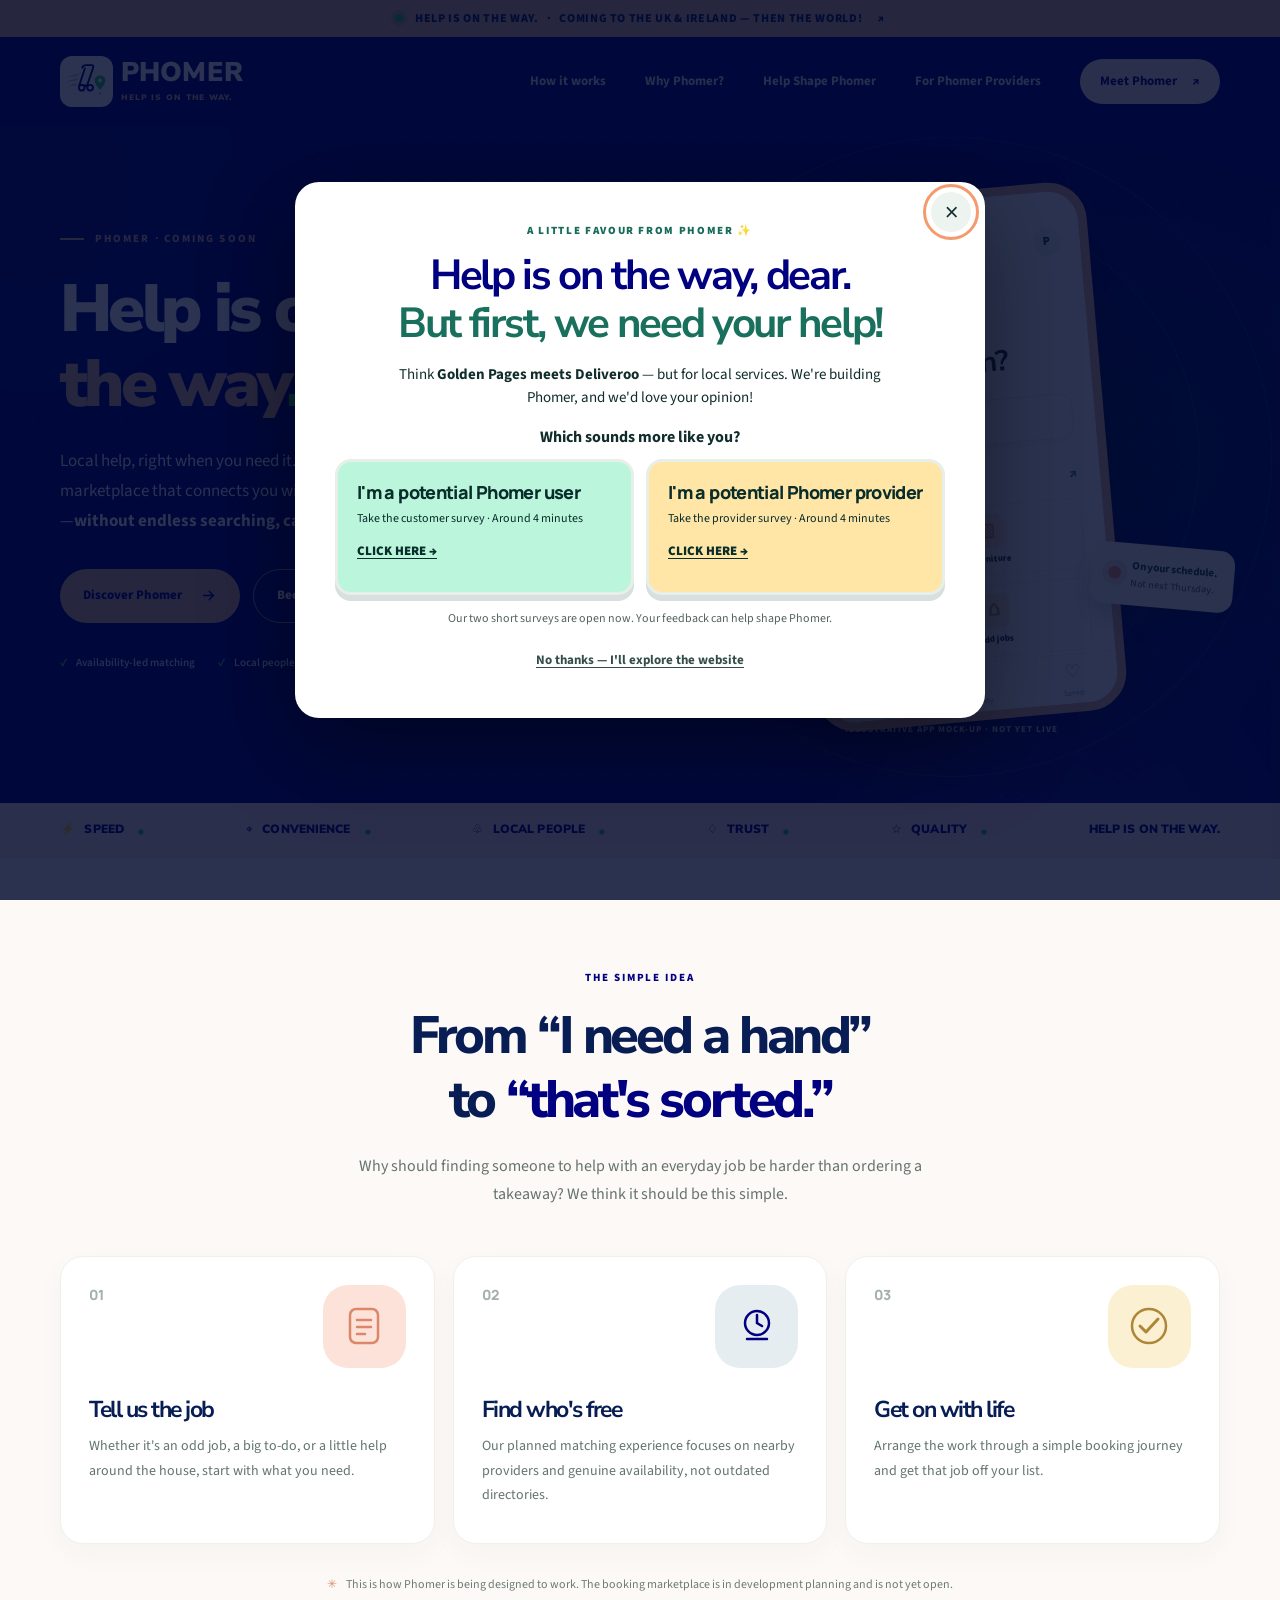
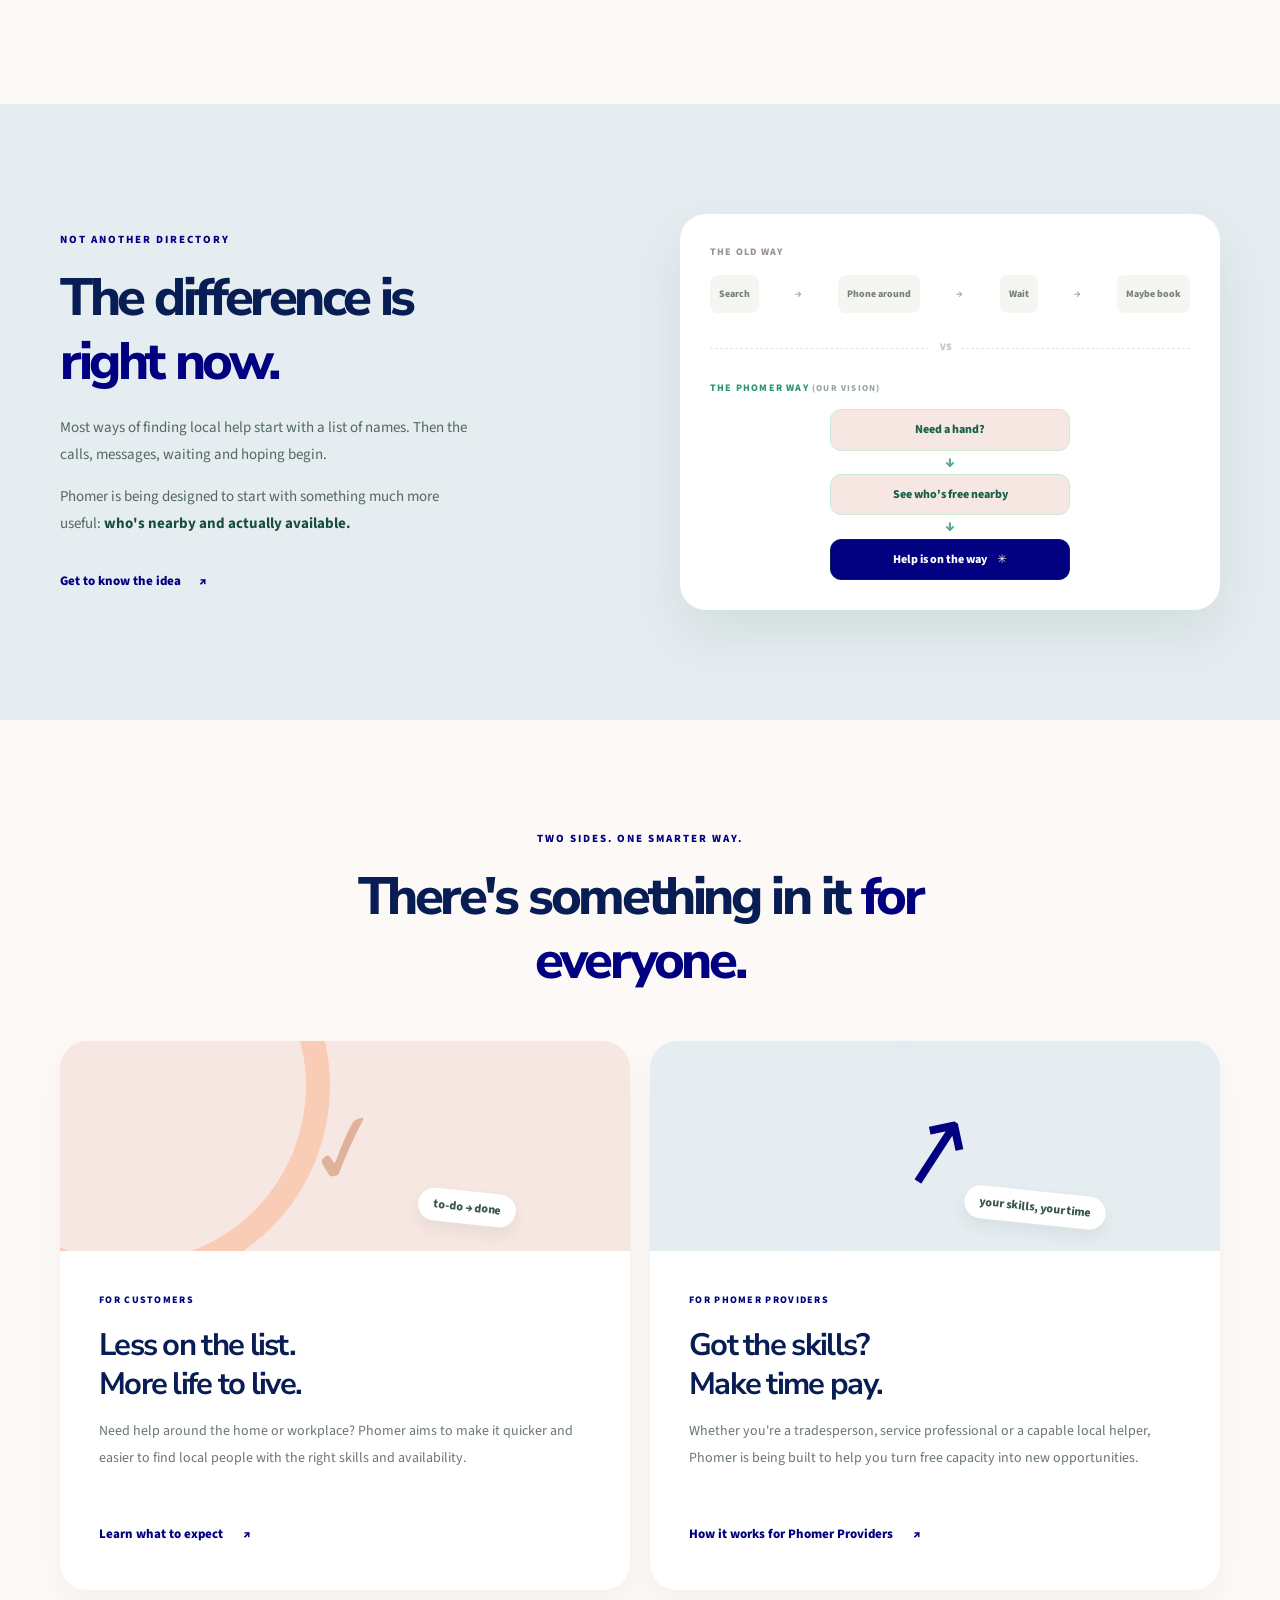
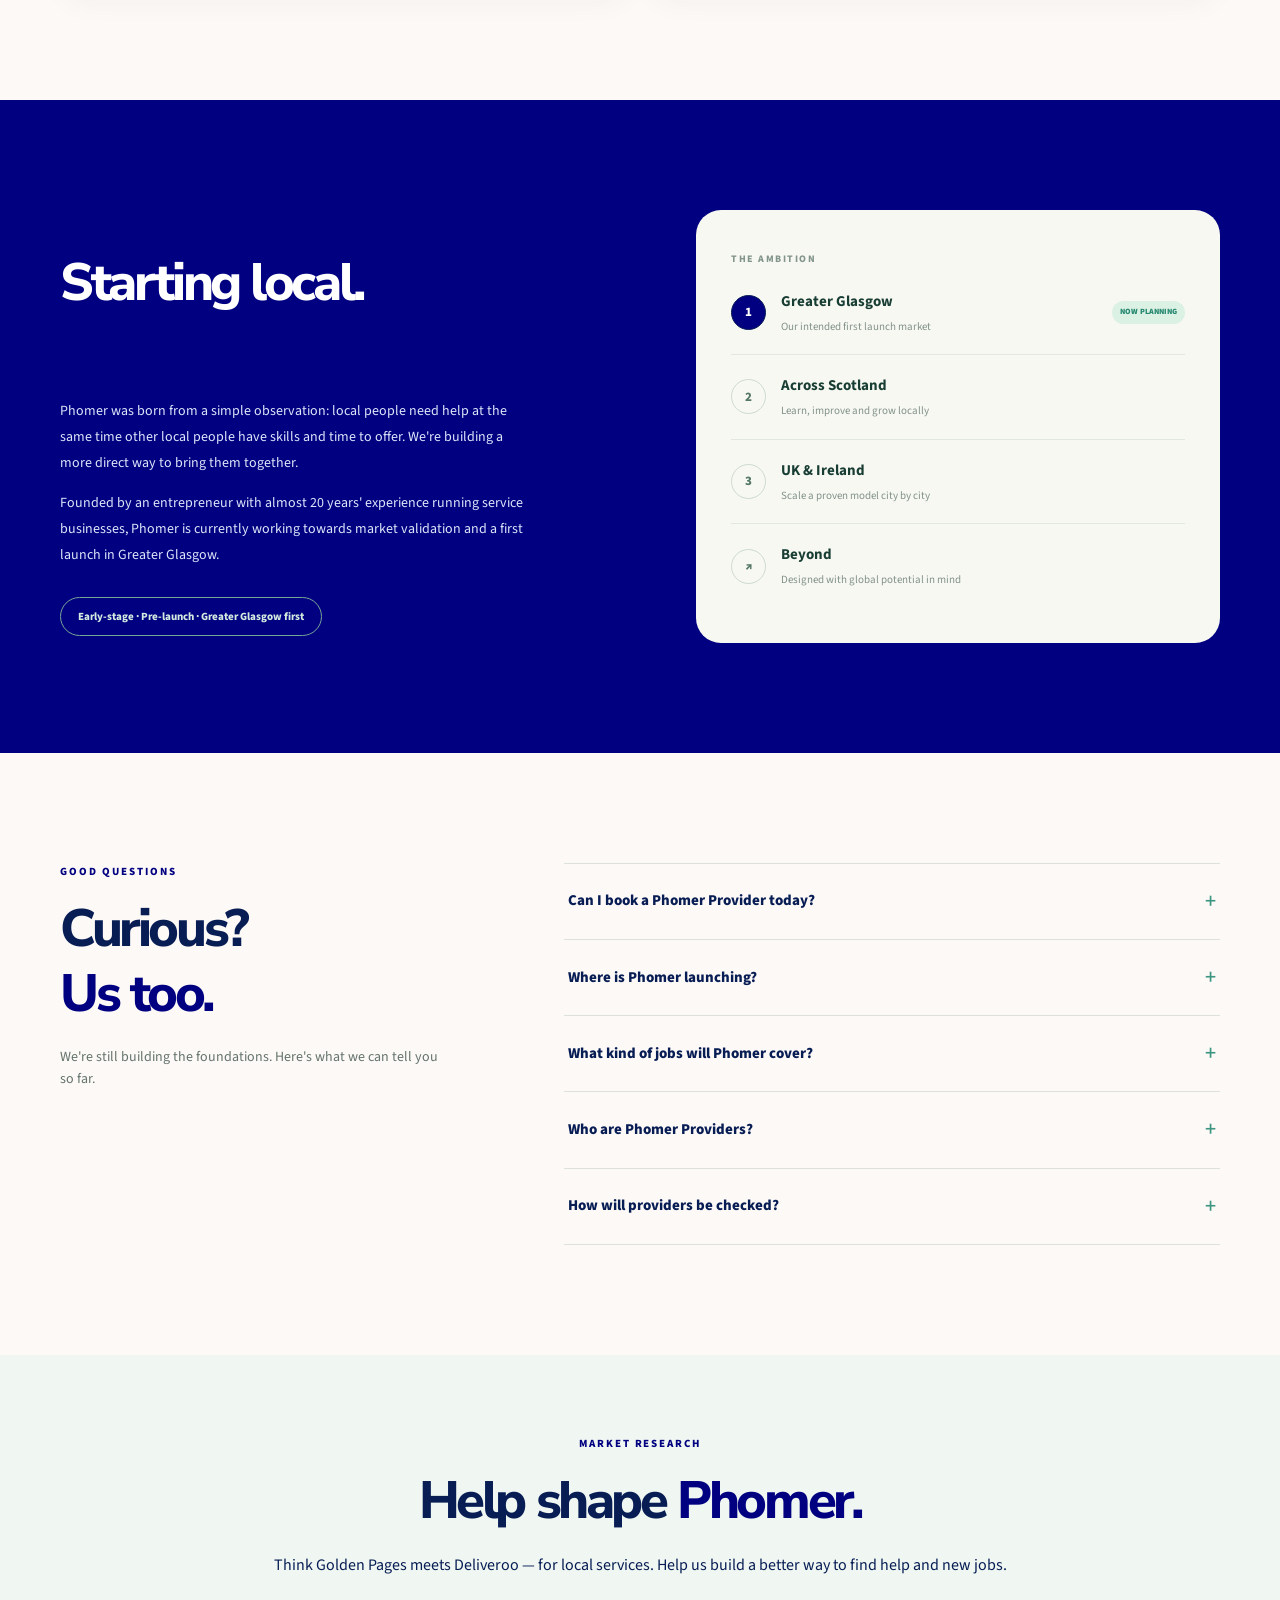
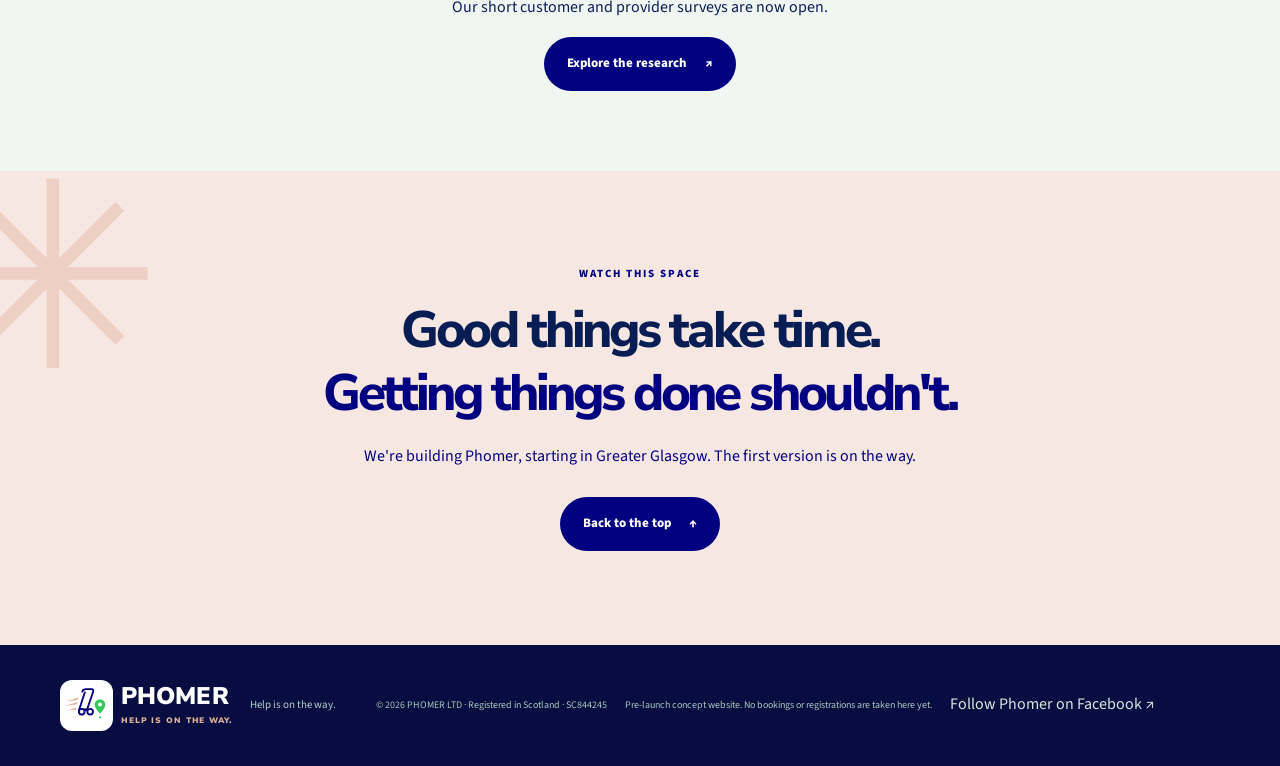
<file: index.html>
<!doctype html>
<html lang="en-GB">
<head>
  <meta charset="utf-8">
  <meta name="viewport" content="width=device-width, initial-scale=1">
  <meta name="theme-color" content="#000080">
  <meta name="description" content="Help is on the way. Phomer is building an on-demand marketplace to connect customers with trusted local people who are available when needed. Greater Glasgow launch planned.">
  <meta property="og:type" content="website">
  <meta property="og:title" content="Phomer — Help is on the way.">
  <meta property="og:description" content="Professional help. Right place. Right time. An availability-led local services marketplace coming to Greater Glasgow.">
  <meta property="og:url" content="https://phomer.co.uk/">
  <meta name="twitter:card" content="summary">
  <title>Phomer | Help is on the way. — Coming Soon</title>
  <link rel="icon" href="favicon.svg" type="image/svg+xml">
  <link rel="apple-touch-icon" href="app-icon.png">
  <link rel="stylesheet" href="styles.css?v=20261105-popup3">
  <script src="script.js?v=20261105-popup3" defer></script>
  <script type="application/ld+json">{"@context":"https://schema.org","@type":"Organization","name":"Phomer Ltd","url":"https://phomer.co.uk","description":"A Scottish pre-launch local services marketplace built around availability and location.","foundingLocation":{"@type":"Place","name":"Scotland"}}</script>
</head>
<body>
  <a href="#main" class="skip-link">Skip to main content</a>
  <div id="phomer-research-popup" class="research-popup-backdrop" style="position:fixed;inset:0;z-index:2147483647;display:flex;align-items:center;justify-content:center;overflow:auto;padding:14px;background:rgba(1,10,45,.83)" role="dialog" aria-modal="true" aria-labelledby="popup-title" aria-describedby="popup-description">
    <div class="research-popup">
    <div class="research-popup-inner">
      <button type="button" class="research-popup-close" aria-label="Close this invitation" data-close-research>×</button>
      <span class="research-popup-kicker">A LITTLE FAVOUR FROM PHOMER ✨</span>
      <h2 id="popup-title">Help is on the way, dear.<br><em>But first, we need your help!</em></h2>
      <p id="popup-description">Think <strong>Golden Pages meets Deliveroo</strong> — but for local services. We're building Phomer, and we'd love your opinion!</p>
      <p class="popup-prompt"><strong>Which sounds more like you?</strong></p>
      <div class="popup-choices">
        <a href="https://tally.so/r/KpzbO7" class="popup-choice popup-user"><span><strong>I'm a potential Phomer user</strong><small>Take the customer survey · Around 4 minutes</small><b>CLICK HERE →</b></span></a>
        <a href="https://tally.so/r/aO9Vg9" class="popup-choice popup-provider"><span><strong>I'm a potential Phomer provider</strong><small>Take the provider survey · Around 4 minutes</small><b>CLICK HERE →</b></span></a>
      </div>
      <p class="popup-status">Our two short surveys are open now. Your feedback can help shape Phomer.</p>
      <button type="button" class="popup-dismiss" data-close-research>No thanks — I'll explore the website</button>
    </div>
    </div>
  </div>
  <div class="announcement"><span class="pulse" aria-hidden="true"></span> HELP IS ON THE WAY. &nbsp; · &nbsp; COMING TO THE UK &amp; IRELAND — THEN THE WORLD! <span aria-hidden="true">↗</span></div>
  <header class="site-header" id="top">
    <nav class="nav-shell container" aria-label="Main navigation">
      <a class="brand" href="#top" aria-label="Phomer home"><img src="logo-mark.svg" alt="" height="50" width="56"><span class="brand-word">PHOMER<small>HELP IS ON THE WAY.</small></span></a>
      <button class="menu-toggle" type="button" aria-expanded="false" aria-controls="primary-navigation" aria-label="Open navigation"><span></span><span></span><span></span></button>
      <div class="nav-links" id="primary-navigation">
        <a href="#how-it-works">How it works</a>
        <a href="#why-phomer">Why Phomer?</a>
        <a href="market-research/">Help Shape Phomer</a>
        <a href="#for-phomer-providers">For Phomer Providers</a>
        <a class="nav-cta" href="#the-vision">Meet Phomer <span aria-hidden="true">↗</span></a>
      </div>
    </nav>
  </header>

  <main id="main">
    <section class="hero" aria-labelledby="hero-title">
      <div class="hero-glow hero-glow-one" aria-hidden="true"></div>
      <div class="hero-glow hero-glow-two" aria-hidden="true"></div>
      <div class="container hero-layout">
        <div class="hero-copy">
          <div class="eyebrow"><span class="eyebrow-line" aria-hidden="true"></span> PHOMER · COMING SOON</div>
          <h1 id="hero-title">Help is on<br><em>the way<span class="end-dot">.</span></em></h1>
          <p class="hero-lead">Local help, right when you need it. Phomer is building an on-demand marketplace that connects you with people nearby who are ready to help—<strong>without endless searching, calling or waiting.</strong></p>
          <div class="hero-actions">
            <a class="btn btn-light" href="#how-it-works">Discover Phomer <svg width="17" height="17" viewBox="0 0 24 24" fill="none" stroke="currentColor" stroke-width="2" stroke-linecap="round"><path d="M5 12h14m-6-6 6 6-6 6"/></svg></a>
            <a class="btn btn-outline" href="#for-phomer-providers">Become a Phomer Provider <span aria-hidden="true">↗</span></a>
          </div>
          <div class="hero-notes"><span><i aria-hidden="true">✓</i> Availability-led matching</span><span><i aria-hidden="true">✓</i> Local people, real skills</span></div>
        </div>
        <div class="hero-art" aria-label="Illustration of the proposed Phomer user experience">
          <div class="orbit orbit-1" aria-hidden="true"></div><div class="orbit orbit-2" aria-hidden="true"></div>
          <div class="floating-label float-label-one"><span class="tiny-spark">✦</span> Less chasing. More doing.</div>
          <div class="phone-shell">
            <div class="phone-top"><span>PHOMER</span><span class="tiny-avatar" aria-hidden="true">P</span></div>
            <div class="phone-body">
              <div class="greeting">HELLO THERE <span aria-hidden="true">✳</span></div>
              <h2>What do you<br>need help with?</h2>
              <div class="search-box"><svg width="19" height="19" viewBox="0 0 24 24" fill="none" stroke="#385b55" stroke-width="2" stroke-linecap="round"><circle cx="11" cy="11" r="7"/><path d="m16 16 5 5"/></svg><span>Search services...</span></div>
              <div class="mini-heading">EXPLORE SERVICES <span>↗</span></div>
              <div class="category-grid">
                <div class="mini-category"><span class="category-icon green">✳</span> Garden tidy-up</div>
                <div class="mini-category"><span class="category-icon peach">▧</span> Furniture</div>
                <div class="mini-category"><span class="category-icon lilac">✦</span> Cleaning</div>
                <div class="mini-category"><span class="category-icon yellow">⌂</span> Odd jobs</div>
              </div>
              <div class="flow-card"><span class="flow-symbol">↗</span><span><strong>Help is on the way.</strong><small>Discover the idea behind Phomer.</small></span></div>
            </div>
            <div class="phone-foot"><span>⌂<small>Explore</small></span><span>◷<small>Availability</small></span><span>♡<small>Saved</small></span></div>
          </div>
          <div class="floating-label float-label-two"><span class="dot-coral"></span><span><strong>On your schedule.</strong><small>Not next Thursday.</small></span></div>
          <div class="concept-tag">ILLUSTRATIVE APP MOCK-UP · NOT YET LIVE</div>
        </div>
      </div>
    </section>

    <div class="category-ribbon" aria-label="Phomer brand values"><div class="container ribbon-inner brand-values"><span>⚡ &nbsp; SPEED <b>•</b></span><span>⌖ &nbsp; CONVENIENCE <b>•</b></span><span>♧ &nbsp; LOCAL PEOPLE <b>•</b></span><span>♢ &nbsp; TRUST <b>•</b></span><span>☆ &nbsp; QUALITY <b>•</b></span><span>HELP IS ON THE WAY.</span></div></div>

    <section class="section section-how" id="how-it-works" aria-labelledby="how-title">
      <div class="container">
        <div class="section-intro centered"><span class="kicker">THE SIMPLE IDEA</span><h2 id="how-title">From “I need a hand”<br>to <em>“that's sorted.”</em></h2><p>Why should finding someone to help with an everyday job be harder than ordering a takeaway? We think it should be this simple.</p></div>
        <div class="steps">
          <article class="step-card"><div class="step-card-top"><span>01</span><div class="step-icon pink"><svg viewBox="0 0 48 48" fill="none"><rect x="10" y="7" width="28" height="34" rx="6" stroke="currentColor" stroke-width="2.5"/><path d="M17 18h14M17 25h14M17 32h8" stroke="currentColor" stroke-width="2.5" stroke-linecap="round"/></svg></div></div><h3>Tell us the job</h3><p>Whether it's an odd job, a big to-do, or a little help around the house, start with what you need.</p></article>
          <article class="step-card"><div class="step-card-top"><span>02</span><div class="step-icon mint"><svg viewBox="0 0 48 48" fill="none"><circle cx="24" cy="21" r="12" stroke="currentColor" stroke-width="2.5"/><path d="M24 13v8l5 3M14 37h20" stroke="currentColor" stroke-width="2.5" stroke-linecap="round"/></svg></div></div><h3>Find who's free</h3><p>Our planned matching experience focuses on nearby providers and genuine availability, not outdated directories.</p></article>
          <article class="step-card"><div class="step-card-top"><span>03</span><div class="step-icon butter"><svg viewBox="0 0 48 48" fill="none"><circle cx="24" cy="24" r="17" stroke="currentColor" stroke-width="2.5"/><path d="m15 24 6 6 12-13" stroke="currentColor" stroke-width="3" stroke-linecap="round" stroke-linejoin="round"/></svg></div></div><h3>Get on with life</h3><p>Arrange the work through a simple booking journey and get that job off your list.</p></article>
        </div>
        <p class="honesty-note"><span aria-hidden="true">✳</span> This is how Phomer is being designed to work. The booking marketplace is in development planning and is not yet open.</p>
      </div>
    </section>

    <section class="section section-difference" id="why-phomer" aria-labelledby="different-title"><div class="container different-grid">
      <div class="different-copy"><span class="kicker">NOT ANOTHER DIRECTORY</span><h2 id="different-title">The difference is <em>right now.</em></h2><p>Most ways of finding local help start with a list of names. Then the calls, messages, waiting and hoping begin.</p><p>Phomer is being designed to start with something much more useful: <strong>who's nearby and actually available.</strong></p><a href="#the-vision" class="text-link">Get to know the idea <span aria-hidden="true">↗</span></a></div>
      <div class="difference-panel"><div class="panel-label">THE OLD WAY</div><div class="old-way"><span>Search</span><b>→</b><span>Phone around</span><b>→</b><span>Wait</span><b>→</b><span>Maybe book</span></div><div class="panel-divider"><span>VS</span></div><div class="panel-label panel-label-green">THE PHOMER WAY <small>(OUR VISION)</small></div><div class="new-way"><div>Need a hand?</div><span>↓</span><div>See who's free nearby</div><span>↓</span><div class="new-way-final">Help is on the way <span aria-hidden="true">✳</span></div></div></div>
    </div></section>

    <section class="section section-for" id="for-phomer-providers" aria-labelledby="everyone-title"><div class="container">
      <div class="section-intro centered"><span class="kicker">TWO SIDES. ONE SMARTER WAY.</span><h2 id="everyone-title">There's something in it <em>for everyone.</em></h2></div>
      <div class="audience-grid">
        <article class="audience-card customer-card"><div class="audience-visual" aria-hidden="true"><div class="squiggle squiggle-a"></div><span class="audience-emoji">✓</span><span class="sticker">to-do → done</span></div><div class="audience-body"><span class="card-kicker">FOR CUSTOMERS</span><h3>Less on the list.<br>More life to live.</h3><p>Need help around the home or workplace? Phomer aims to make it quicker and easier to find local people with the right skills and availability.</p><a class="underlink" href="#faq">Learn what to expect <span aria-hidden="true">↗</span></a></div></article>
        <article class="audience-card homer-card"><div class="audience-visual" aria-hidden="true"><div class="squiggle squiggle-b"></div><span class="audience-emoji">↗</span><span class="sticker">your skills, your time</span></div><div class="audience-body"><span class="card-kicker">FOR PHOMER PROVIDERS</span><h3>Got the skills?<br>Make time pay.</h3><p>Whether you're a tradesperson, service professional or a capable local helper, Phomer is being built to help you turn free capacity into new opportunities.</p><a class="underlink" href="#faq">How it works for Phomer Providers <span aria-hidden="true">↗</span></a></div></article>
      </div>
    </div></section>

    <section class="section section-vision" id="the-vision" aria-labelledby="vision-title"><div class="container vision-grid"><div><span class="kicker light-kicker">A SCOTTISH STARTUP WITH BIG PLANS</span><h2 id="vision-title">Starting local.<br><em>Thinking bigger.</em></h2><p>Phomer was born from a simple observation: local people need help at the same time other local people have skills and time to offer. We're building a more direct way to bring them together.</p><p>Founded by an entrepreneur with almost 20 years' experience running service businesses, Phomer is currently working towards market validation and a first launch in Greater Glasgow.</p><span class="vision-pill">Early-stage · Pre-launch · Greater Glasgow first</span></div><div class="journey-card"><span class="journey-small">THE AMBITION</span><div class="journey-step active"><span class="journey-bullet">1</span><div><strong>Greater Glasgow</strong><small>Our intended first launch market</small></div><span>NOW PLANNING</span></div><div class="journey-step"><span class="journey-bullet">2</span><div><strong>Across Scotland</strong><small>Learn, improve and grow locally</small></div></div><div class="journey-step"><span class="journey-bullet">3</span><div><strong>UK &amp; Ireland</strong><small>Scale a proven model city by city</small></div></div><div class="journey-step"><span class="journey-bullet">↗</span><div><strong>Beyond</strong><small>Designed with global potential in mind</small></div></div></div></div></section>

    <section class="section faq-section" id="faq" aria-labelledby="faq-title"><div class="container faq-grid"><div class="faq-intro"><span class="kicker">GOOD QUESTIONS</span><h2 id="faq-title">Curious?<br><em>Us too.</em></h2><p>We're still building the foundations. Here's what we can tell you so far.</p></div><div class="faq-items">
      <details><summary>Can I book a Phomer Provider today? <span aria-hidden="true">+</span></summary><p>Not yet. Phomer is a pre-launch business. We're validating demand and planning the first version of the platform before taking live bookings.</p></details>
      <details><summary>Where is Phomer launching? <span aria-hidden="true">+</span></summary><p>We're planning to start in Greater Glasgow, refine the service using real feedback and expand step by step.</p></details>
      <details><summary>What kind of jobs will Phomer cover? <span aria-hidden="true">+</span></summary><p>Our vision spans everyday local services such as help around the house, cleaning, gardening, furniture assembly and other practical jobs. Exact services and provider requirements will be confirmed during development.</p></details>
      <details><summary>Who are Phomer Providers? <span aria-hidden="true">+</span></summary><p>Phomer Providers are local service providers, tradespeople and skilled individuals who can offer their services through Phomer. We're designing the platform to help them find work that fits their skills and availability.</p></details>
      <details><summary>How will providers be checked? <span aria-hidden="true">+</span></summary><p>Identity checks, profiles, reviews and relevant verification processes are part of our planned marketplace design. The specific standards will be confirmed before launch.</p></details>
    </div></div></section>

    <section class="section research-callout" aria-labelledby="research-title" style="background:#f0f7f2;padding:5rem 0"><div class="container" style="text-align:center"><span class="kicker">MARKET RESEARCH</span><h2 id="research-title">Help shape <em>Phomer.</em></h2><p>Think Golden Pages meets Deliveroo — for local services. Help us build a better way to find help and new jobs.</p><p>Our short customer and provider surveys are now open.</p><a class="btn btn-dark" href="market-research/">Explore the research <span aria-hidden="true">↗</span></a></div></section>
    <section class="closing" aria-label="Coming soon"><div class="container closing-inner"><div class="closing-orb" aria-hidden="true">✳</div><span class="kicker">WATCH THIS SPACE</span><h2>Good things take time.<br><em>Getting things done shouldn't.</em></h2><p>We're building Phomer, starting in Greater Glasgow. The first version is on the way.</p><a class="btn btn-dark" href="#top">Back to the top <span aria-hidden="true">↑</span></a></div></section>
  </main>

  <footer class="footer"><div class="container footer-content"><a class="brand footer-brand" href="#top"><img src="logo-mark.svg" alt="" height="39" width="44"><span class="brand-word">PHOMER<small>HELP IS ON THE WAY.</small></span></a><p>Help is on the way.</p><small>© <span id="year">2026</span> PHOMER LTD · Registered in Scotland · SC844245</small><small>Pre-launch concept website. No bookings or registrations are taken here yet.</small> <a href="https://www.facebook.com/profile.php?id=61593205138437" target="_blank" rel="noopener noreferrer" aria-label="Follow Phomer on Facebook">Follow Phomer on Facebook ↗</a></div></footer>
</body>
</html>
</file>
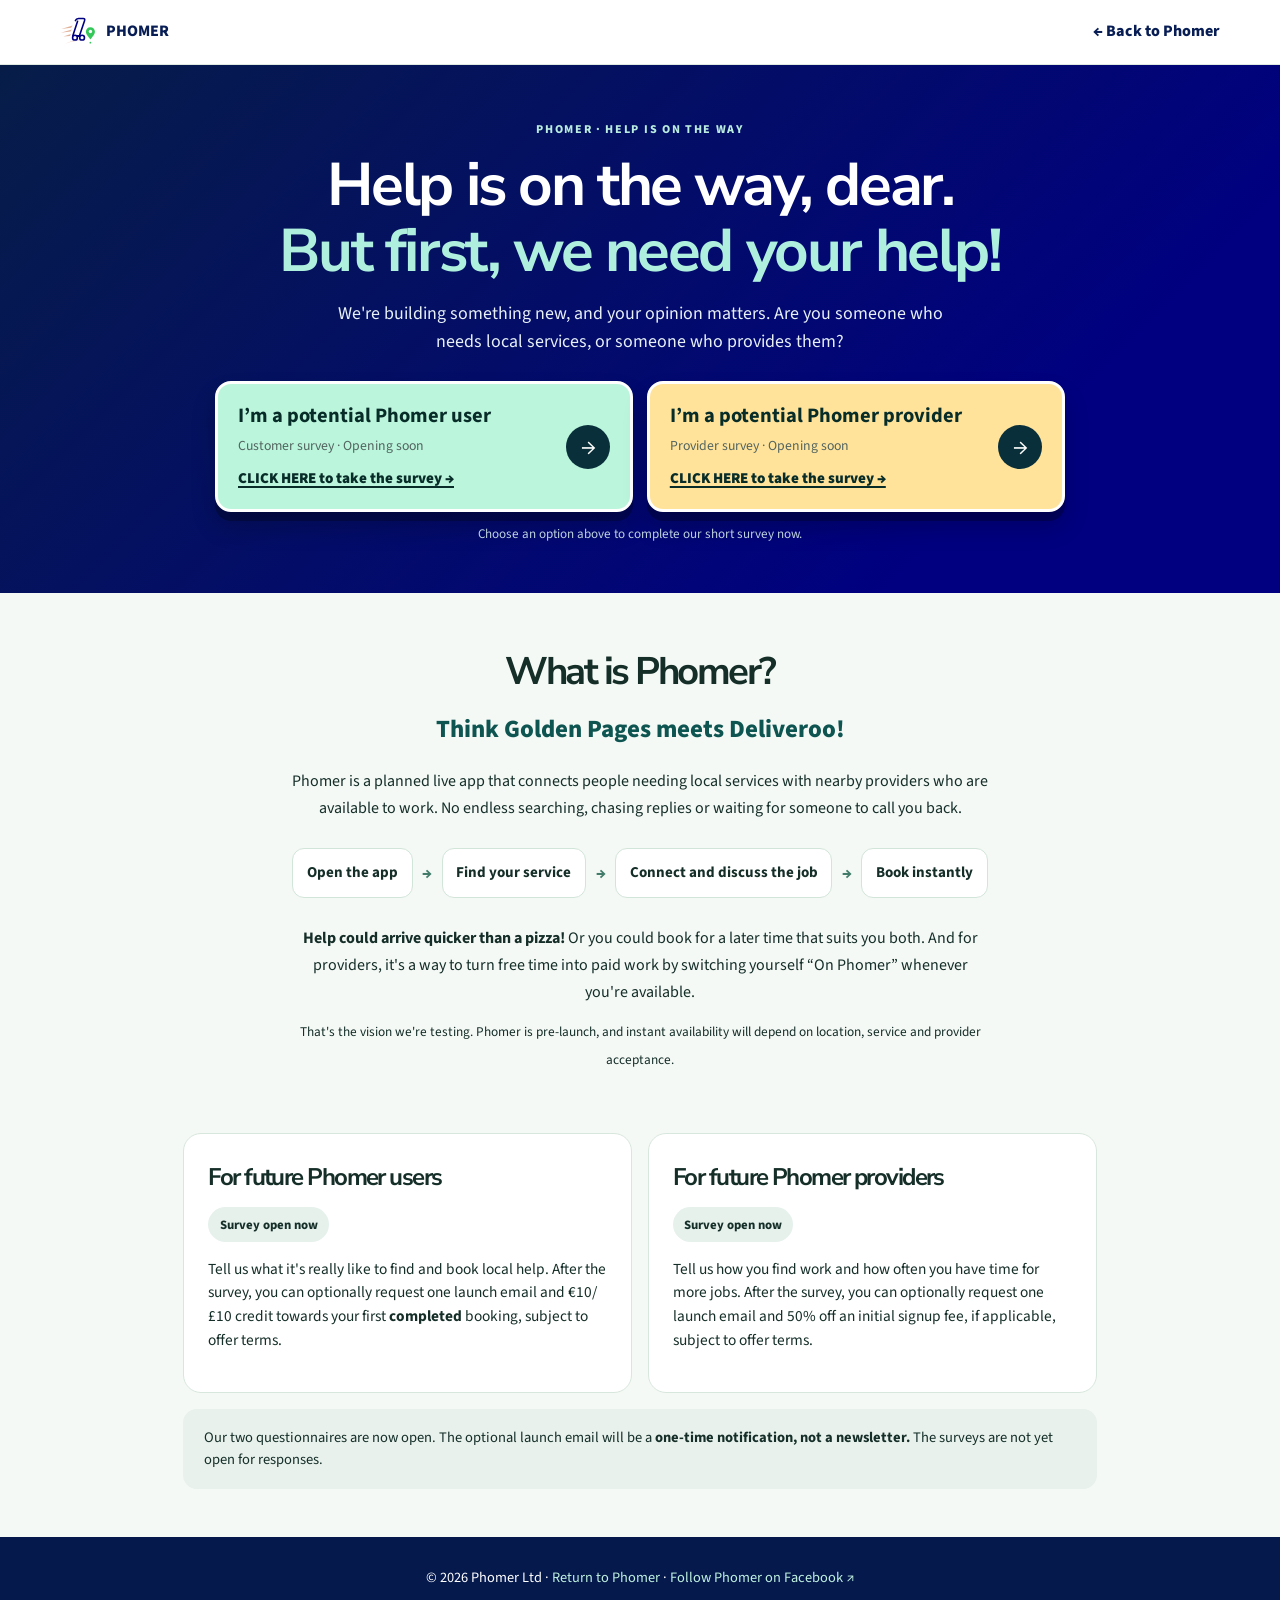
<file: market-research/index.html>
<!doctype html>
<html lang="en-GB">
<head>
  <meta charset="utf-8">
  <meta name="viewport" content="width=device-width,initial-scale=1">
  <meta name="theme-color" content="#000080">
  <title>Help Shape Phomer | Customer & Provider Research</title>
  <meta name="description" content="Help shape Phomer, an on-demand local services marketplace. Learn about our research surveys for customers and service providers.">
  <meta property="og:type" content="website">
  <meta property="og:title" content="Help Shape Phomer">
  <meta property="og:description" content="Think Golden Pages meets Deliveroo — for local services. Help us build a better way to get jobs done.">
  <meta property="og:url" content="https://phomer.co.uk/market-research/">
  <link rel="canonical" href="https://phomer.co.uk/market-research/">
  <link rel="icon" href="../favicon.svg" type="image/svg+xml">
  <link rel="stylesheet" href="../styles.css">
  <style>
    .research-page{background:#f5f9f6;color:#152e28;min-height:65vh}
    .research-top{background:linear-gradient(135deg,#071d48,#000080 78%);color:white;padding:clamp(2.1rem,4vw,3.25rem) 1.1rem 3rem;text-align:center}
    .research-top h1{color:white;max-width:850px;font-size:clamp(2.05rem,4.7vw,4.3rem);line-height:1.1;letter-spacing:-.04em;margin:.65rem auto 1rem}
    .research-top h1 em{color:#aef0dd;font-style:normal}
    .research-top p{max-width:650px;margin:0 auto 1.3rem;line-height:1.55;color:#e7f1f7;font-size:clamp(.98rem,1.4vw,1.12rem)}
    .research-eyebrow{font-size:.75rem;letter-spacing:.14em;font-weight:800;color:#b9ebdf;text-transform:uppercase}
    .survey-choices{display:grid;grid-template-columns:repeat(2,minmax(0,1fr));gap:.85rem;max-width:850px;margin:1.6rem auto .75rem}
    .survey-choice{display:flex;align-items:center;justify-content:space-between;gap:1rem;background:#baf5dc;color:#082d29;border:3px solid #ffffff;border-radius:16px;padding:1.15rem 1.25rem;text-align:left;text-decoration:none;box-shadow:0 9px 0 rgba(0,0,0,.25),0 15px 25px #0003;min-height:108px;cursor:pointer;transition:transform .15s,box-shadow .15s}
    .survey-choice:nth-child(2){background:#ffe39b}
    .survey-choice .click-action{display:block;margin-top:.65rem;font-weight:900;font-size:.94rem;text-decoration:underline;text-underline-offset:3px;text-decoration-thickness:2px}
    .survey-choice .arrow-disc{background:#092f3b;color:#fff;border-radius:50%;width:44px;height:44px;flex-shrink:0;display:grid;place-items:center;font-size:1.5rem}
    .survey-choice:hover,.survey-choice:focus-visible{transform:translateY(-3px);box-shadow:0 12px 0 rgba(0,0,0,.2),0 18px 32px #0004}
    .survey-choice strong{font-size:clamp(1.05rem,1.6vw,1.35rem);display:block;line-height:1.25}
    .survey-choice small{font-size:.86rem;display:block;margin-top:.4rem;color:#53645f}
    .survey-choice b{font-size:1.5rem}
    .research-top .research-caveat{font-size:.82rem;color:#bcd1de;margin:0 auto}
    .research-explain{max-width:870px;margin:0 auto;padding:3rem 1.15rem;text-align:center}
    .research-explain h2{font-size:clamp(1.7rem,3vw,2.6rem);margin:0 0 .45rem}
    .research-explain .tagline{font-size:clamp(1.15rem,2.5vw,1.55rem);font-weight:800;color:#0e5551;margin:.35rem auto 1rem}
    .research-explain p{max-width:700px;line-height:1.7;margin:.75rem auto}
    .research-explain .simple-flow{display:flex;justify-content:center;align-items:center;gap:.6rem;flex-wrap:wrap;margin:1.65rem auto}
    .simple-flow span{background:white;border:1px solid #d2e5d9;border-radius:12px;padding:.75rem .85rem;font-weight:700;font-size:.94rem}
    .simple-flow i{font-style:normal;font-weight:800;color:#427b69}
    .research-details{max-width:950px;margin:0 auto;padding:0 1.15rem 3rem}
    .research-grid{display:grid;grid-template-columns:repeat(2,minmax(0,1fr));gap:1rem}
    .research-card{background:white;border:1px solid #d8e7dd;border-radius:18px;padding:1.5rem;scroll-margin-top:2rem}
    .research-card h3{font-size:1.5rem;margin:0 0 .7rem}
    .research-card p{font-size:.96rem;line-height:1.55}
    .research-status{display:inline-flex;background:#e6f1ec;padding:.45rem .7rem;border-radius:999px;font-size:.8rem;font-weight:750}
    .research-note{border-radius:14px;background:#e8f1ec;padding:1.1rem 1.3rem;margin-top:1rem;line-height:1.55;font-size:.91rem}
    .research-home{display:inline-flex;align-items:center;gap:.5rem;text-decoration:none;font-weight:800}
    .research-nav{padding:.8rem 0;background:#fff;border-bottom:1px solid #e1e9e3}
    .research-nav .container{display:flex;align-items:center;justify-content:space-between;gap:1rem}
    .research-nav img{width:38px;height:38px}
    .research-footer{padding:1.8rem 1rem;background:#05194d;color:#fff;text-align:center;font-size:.9rem}
    .research-footer a{color:#c0f1df}
    @media(max-width:640px){.survey-choices,.research-grid{grid-template-columns:1fr}.survey-choice{min-height:84px}.research-top{padding-top:1.7rem}.research-explain{padding-top:2.25rem}}
  </style>
</head>
<body>
  <a href="#main" class="skip-link">Skip to main content</a>
  <nav class="research-nav" aria-label="Research page navigation">
    <div class="container">
      <a href="../" class="research-home"><img src="../logo-mark.svg" alt="" width="40" height="40"> PHOMER</a>
      <a href="../" class="research-home">← Back to Phomer</a>
    </div>
  </nav>
  <main id="main" class="research-page">
    <section class="research-top" aria-labelledby="research-title">
      <span class="research-eyebrow">Phomer · Help is on the way</span>
      <h1 id="research-title">Help is on the way, dear.<br><em>But first, we need your help!</em></h1>
      <p>We're building something new, and your opinion matters. Are you someone who needs local services, or someone who provides them?</p>
      <div class="survey-choices" aria-label="Choose your Phomer research survey">
        <a class="survey-choice" href="https://tally.so/r/KpzbO7">
          <span><strong>I’m a potential Phomer user</strong><small>Customer survey · Opening soon</small><span class="click-action">CLICK HERE to take the survey →</span></span><span class="arrow-disc" aria-hidden="true">→</span>
        </a>
        <a class="survey-choice" href="https://tally.so/r/aO9Vg9">
          <span><strong>I’m a potential Phomer provider</strong><small>Provider survey · Opening soon</small><span class="click-action">CLICK HERE to take the survey →</span></span><span class="arrow-disc" aria-hidden="true">→</span>
        </a>
      </div>
      <p class="research-caveat">Choose an option above to complete our short survey now.</p>
    </section>
    <section class="research-explain" aria-labelledby="what-title">
      <h2 id="what-title">What is Phomer?</h2>
      <p class="tagline">Think Golden Pages meets Deliveroo!</p>
      <p>Phomer is a planned live app that connects people needing local services with nearby providers who are available to work. No endless searching, chasing replies or waiting for someone to call you back.</p>
      <div class="simple-flow" aria-label="How Phomer is designed to work">
        <span>Open the app</span><i aria-hidden="true">→</i>
        <span>Find your service</span><i aria-hidden="true">→</i>
        <span>Connect and discuss the job</span><i aria-hidden="true">→</i>
        <span>Book instantly</span>
      </div>
      <p><strong>Help could arrive quicker than a pizza!</strong> Or you could book for a later time that suits you both. And for providers, it's a way to turn free time into paid work by switching yourself “On Phomer” whenever you're available.</p>
      <p><small>That's the vision we're testing. Phomer is pre-launch, and instant availability will depend on location, service and provider acceptance.</small></p>
    </section>
    <section class="research-details" aria-label="Research survey details">
      <div class="research-grid">
        <article class="research-card" id="customers">
          <h3>For future Phomer users</h3>
          <span class="research-status">Survey open now</span>
          <p>Tell us what it's really like to find and book local help. After the survey, you can optionally request one launch email and €10/£10 credit towards your first <strong>completed</strong> booking, subject to offer terms.</p>
        </article>
        <article class="research-card" id="providers">
          <h3>For future Phomer providers</h3>
          <span class="research-status">Survey open now</span>
          <p>Tell us how you find work and how often you have time for more jobs. After the survey, you can optionally request one launch email and 50% off an initial signup fee, if applicable, subject to offer terms.</p>
        </article>
      </div>
      <div class="research-note">Our two questionnaires are now open. The optional launch email will be a <strong>one-time notification, not a newsletter.</strong> The surveys are not yet open for responses.</div>
    </section>
  </main>
  <footer class="research-footer">© 2026 Phomer Ltd · <a href="../">Return to Phomer</a> · <a href="https://www.facebook.com/profile.php?id=61593205138437" target="_blank" rel="noopener noreferrer" aria-label="Follow Phomer on Facebook">Follow Phomer on Facebook ↗</a></footer>
</body>
</html>
</file>
<file: styles.css>
@import url('https://fonts.googleapis.com/css2?family=Nunito+Sans:wght@600;700;800;900&family=Source+Sans+3:wght@400;500;600;700&display=swap');
@import url('https://fonts.googleapis.com/css2?family=DM+Sans:wght@400;500;600;700;800&family=Manrope:wght@400;500;600;700;800&display=swap');
:root{--ink:#071D54;--forest:#000080;--dark:#070D40;--coral:#fa916d;--coral-light:#E1B29A;--mint:#E6EDF1;--cream:#FDF9F7;--gold:#f8d38b;--muted:#50615f;--container:1160px;font-family:'DM Sans',sans-serif;color:var(--ink);font-synthesis:none}
*{box-sizing:border-box}html{scroll-behavior:smooth;scroll-padding-top:86px}body{margin:0;background:var(--cream);line-height:1.6;-webkit-font-smoothing:antialiased}a{color:inherit;text-decoration:none}button{font:inherit}a:focus-visible,button:focus-visible,summary:focus-visible{outline:3px solid #f49a6c;outline-offset:5px}img{max-width:100%}.container{width:min(calc(100% - 80px),var(--container));margin:0 auto}.skip-link{position:absolute;top:-100px;left:16px;z-index:999;background:white;padding:12px;border-radius:8px}.skip-link:focus{top:10px}.announcement{background:#E1B29A;color:#224139;text-align:center;font-size:12px;font-weight:800;letter-spacing:.055em;padding:9px 15px}.announcement span:last-child{margin-left:12px}.pulse{display:inline-block;width:8px;height:8px;background:#145446;border-radius:100%;margin-right:9px;box-shadow:0 0 0 4px rgba(20,84,70,.12)}.site-header{background:#000080;position:relative;z-index:10}.nav-shell{height:88px;display:flex;align-items:center;justify-content:space-between}.brand{display:inline-flex;align-items:center;gap:12px;color:white;font:800 27px/.9 Manrope,sans-serif;letter-spacing:-.065em}.brand img{border-radius:11px}.brand-dot{color:#E1B29A}.nav-links{display:flex;align-items:center;gap:39px;font-size:13px;font-weight:700;color:#e7f4ed}.nav-links>a:not(.nav-cta){opacity:.95;transition:opacity .2s}.nav-links>a:hover{opacity:.72}.nav-cta{color:#103f38;background:#eff8f1;padding:12px 20px;border-radius:100px}.nav-cta span{margin-left:12px}.menu-toggle{display:none;border:0;background:transparent;width:44px;height:44px;padding:8px}.menu-toggle span{height:2px;background:#fff;width:24px;display:block;margin:6px 0}
.hero{background:radial-gradient(ellipse 56% 68% at 79% 45%,#14665b 0%,transparent 69%),#000080;color:white;position:relative;overflow:hidden;isolation:isolate}.hero:before{content:'';position:absolute;inset:0;opacity:.055;background-image:radial-gradient(#fff 1px,transparent 1px);background-size:22px 22px;pointer-events:none}.hero-glow{position:absolute;border-radius:50%;pointer-events:none}.hero-glow-one{height:490px;width:490px;background:#7bb9a3;filter:blur(130px);opacity:.06;top:-180px;left:-210px}.hero-glow-two{height:400px;width:400px;background:#f2b68f;filter:blur(110px);opacity:.11;bottom:-280px;right:3%}.hero-layout{min-height:660px;display:grid;grid-template-columns:1.05fr .95fr;align-items:center;gap:30px;padding-top:52px;padding-bottom:66px;position:relative;z-index:2}.hero-copy{padding-bottom:13px}.eyebrow{display:flex;align-items:center;gap:11px;color:#E1B29A;font-size:11px;font-weight:800;letter-spacing:.19em;margin-bottom:24px}.eyebrow-line{width:24px;height:2px;background:#E1B29A}.hero h1,h2,h3{font-family:Manrope,'DM Sans',sans-serif;letter-spacing:-.065em}.hero h1{font-size:clamp(52px,5.2vw,78px);line-height:1.13;font-weight:800;margin:0 0 25px;letter-spacing:-.075em;white-space:nowrap}.hero h1 em,.section h2 em,.closing h2 em{font-style:normal;color:#E1B29A}.end-dot{color:#34C759}.hero-lead{font-size:17px;line-height:1.75;max-width:520px;color:#F4F6FF;font-weight:400;margin:0 0 32px}.hero-lead strong{color:white;font-weight:700}.hero-actions{display:flex;gap:13px;flex-wrap:wrap}.btn{display:inline-flex;align-items:center;justify-content:center;gap:18px;min-height:54px;border-radius:100px;padding:14px 23px;font-size:13px;font-weight:800;transition:transform .2s,background .2s}.btn:hover{transform:translateY(-3px)}.btn-light{background:#ffebdb;color:#193f37}.btn-light:hover{background:white}.btn-outline{border:1px solid #79a49c;color:white}.btn-outline:hover{background:#ffffff14}.hero-notes{display:flex;flex-wrap:wrap;gap:23px;color:#D1DBF4;font-weight:600;font-size:11px;margin-top:31px}.hero-notes i{font-style:normal;color:#fbb997;margin-right:7px;font-weight:800}.hero-art{height:560px;position:relative;display:flex;align-items:center;justify-content:center}.orbit{position:absolute;border:1px solid rgba(202,237,219,.13);border-radius:50%;left:50%;top:50%;transform:translate(-50%,-50%)}.orbit-1{width:495px;height:495px}.orbit-2{width:640px;height:640px}.phone-shell{width:311px;height:530px;background:#fff;border-radius:39px;border:9px solid #cbe3d8;color:#173c35;overflow:hidden;box-shadow:0 22px 15px #041f1d21,0 45px 100px #071e1b65;position:relative;transform:rotate(-5deg);z-index:2}.phone-shell:before{content:'';width:95px;height:21px;background:#cbe3d8;position:absolute;top:-1px;left:calc(50% - 47px);border-radius:0 0 15px 15px;z-index:5}.phone-top{height:73px;padding:27px 19px 0 24px;display:flex;justify-content:space-between;align-items:center}.phone-top>span:first-child{font:800 25px Manrope,sans-serif;letter-spacing:-.08em}.phone-top .brand-dot{color:#E1B29A}.tiny-avatar{background:#e4f5ed;border-radius:50%;width:28px;height:28px;display:grid;place-items:center;font-size:12px;font-weight:800}.phone-body{padding:20px 22px}.greeting{font-size:9px;font-weight:800;color:#559c8b;letter-spacing:.13em}.greeting span{color:#fb8f6c}.phone-body h2{font-size:29px;line-height:1.15;margin:7px 0 21px;letter-spacing:-.06em}.search-box{border:1px solid #e4eae5;box-shadow:0 4px 12px #152b2710;border-radius:13px;padding:12px;display:flex;gap:9px;align-items:center;font-size:11px;font-weight:500;color:#84938e}.mini-heading{display:flex;justify-content:space-between;margin:24px 0 12px;font-size:9px;font-weight:800;letter-spacing:.08em}.mini-heading span{font-size:15px;color:#4f9e84}.category-grid{display:grid;grid-template-columns:1fr 1fr;gap:9px}.mini-category{padding:8px 6px;border:1px solid #eef0ec;border-radius:10px;font-size:9px;font-weight:800;display:flex;flex-direction:column;gap:5px}.category-icon{font-weight:700;font-size:19px;display:grid;place-items:center;width:34px;height:34px;border-radius:9px}.green{background:#d8ede4;color:#3c8e79}.peach{background:#ffe6dc;color:#df8766}.lilac{background:#eae5f8;color:#8e7acb}.yellow{background:#f9f0d9;color:#c2a04b}.flow-card{display:flex;align-items:center;gap:11px;background:#dff3e9;border-radius:13px;padding:12px;margin-top:17px}.flow-symbol{border-radius:50%;background:#000080;color:white;width:35px;height:35px;display:grid;place-items:center;font-size:20px}.flow-card strong,.flow-card small{display:block}.flow-card strong{font-size:10px}.flow-card small{font-size:9px;color:#638478;margin-top:2px}.phone-foot{position:absolute;bottom:0;width:100%;height:50px;border-top:1px solid #f1f2ee;display:flex;align-items:center;justify-content:space-around;background:white}.phone-foot>span{font-size:18px;color:#899c94;text-align:center}.phone-foot small{font-size:8px;display:block}.phone-foot>span:first-child{color:#338d75}.floating-label{position:absolute;z-index:3;background:#f8f5eb;color:#23473d;box-shadow:0 12px 26px #061a182e;border-radius:15px;font-weight:800;font-size:11px;white-space:nowrap}.float-label-one{top:86px;left:-6px;padding:15px 20px;transform:rotate(-6deg)}.tiny-spark{color:#eb8e63;margin-right:8px;font-size:19px}.float-label-two{display:flex;align-items:center;gap:10px;right:-14px;bottom:130px;padding:14px 17px;transform:rotate(5deg)}.float-label-two strong,.float-label-two small{display:block}.float-label-two small{font-size:10px;font-weight:500;color:#5f7a70}.dot-coral{height:13px;width:13px;background:#f19470;border-radius:50%;box-shadow:0 0 0 6px #f1947028}.concept-tag{position:absolute;bottom:0;left:50%;transform:translateX(-50%);color:#a9d5c7;white-space:nowrap;font-size:9px;letter-spacing:.11em;font-weight:800}
.category-ribbon{background:#F7E7E2;overflow:hidden}.ribbon-inner{display:flex;justify-content:space-between;gap:22px;white-space:nowrap;padding:18px 0;font:800 12px Manrope,sans-serif;letter-spacing:.045em}.ribbon-inner span{display:flex;gap:24px}.ribbon-inner b{color:#bf715b;font-size:15px}.section{padding:110px 0}.section-intro{max-width:720px;margin-bottom:48px}.centered{text-align:center;margin-left:auto;margin-right:auto}.kicker{display:block;color:#3d9b7d;font-size:11px;font-weight:800;letter-spacing:.18em;margin-bottom:17px}.section h2,.closing h2{font-size:clamp(36px,4.1vw,57px);line-height:1.22;font-weight:800;margin:0 0 20px}.section h2 em{color:#E1B29A}.section-intro p{color:#65736d;font-size:16px;line-height:1.75;margin:0 auto;max-width:580px}.steps{display:grid;grid-template-columns:repeat(3,1fr);gap:18px}.step-card{background:#fff;border:1px solid #f0f0e9;border-radius:23px;padding:28px 28px 35px;box-shadow:0 10px 28px #162c2409;transition:transform .2s}.step-card:hover{transform:translateY(-6px)}.step-card-top{display:flex;justify-content:space-between;align-items:start}.step-card-top>span{font:800 14px Manrope,sans-serif;color:#a4b1ab}.step-icon{width:83px;height:83px;border-radius:25px;display:grid;place-items:center}.step-icon svg{width:48px;height:48px}.step-icon.pink{background:#fce2d8;color:#dc8769}.step-icon.mint{background:#dcf3e8;color:#3a9b80}.step-icon.butter{background:#fbf0d1;color:#ae8637}.step-card h3{font-size:23px;margin:28px 0 11px;line-height:1.2}.step-card p{color:#64756e;font-size:14px;line-height:1.75;margin:0}.honesty-note{margin:31px 0 0;text-align:center;font-size:12px;color:#6c7c74}.honesty-note span{color:#e49170;margin-right:7px}.section-difference{background:#E6EDF1}.different-grid{display:grid;grid-template-columns:1fr 1fr;align-items:center;gap:80px}.different-copy h2{max-width:440px}.different-copy h2 em{display:block}.different-copy p{color:#52685d;line-height:1.82;font-size:15px;max-width:420px}.different-copy p strong{color:#174d3f}.text-link{font-size:13px;font-weight:800;display:inline-flex;gap:18px;align-items:center;color:#000080;margin-top:18px}.difference-panel{background:#fff;box-shadow:0 24px 55px #0a493019;border-radius:26px;padding:30px}.panel-label{font-size:10px;color:#9a908d;font-weight:800;letter-spacing:.12em}.old-way{display:flex;gap:7px;align-items:center;justify-content:space-between;margin-top:15px;flex-wrap:wrap}.old-way span{font-size:10px;font-weight:800;border-radius:8px;background:#f5f5f2;padding:11px 9px;color:#76817d}.old-way b{color:#acb5ac;font-size:11px}.panel-divider{border-bottom:1px dashed #dde8df;position:relative;margin:35px 0 31px;text-align:center}.panel-divider span{position:absolute;top:-12px;left:46%;background:white;color:#bfcbc1;font-size:10px;font-weight:900;padding:3px 9px}.panel-label-green{color:#2b9574}.panel-label small{font-size:9px;color:#97a89c}.new-way{display:flex;flex-direction:column;align-items:stretch;text-align:center;gap:3px;margin:13px auto 0;max-width:240px}.new-way>div{padding:10px 12px;background:#F7E7E2;border:1px solid #cbebda;border-radius:11px;font-size:12px;font-weight:800;color:#176048}.new-way>span{color:#59a389;font-size:16px;font-weight:800;line-height:1.1}.new-way .new-way-final{background:#071D54;color:white;border-color:#071D54}.new-way-final span{color:#F7E7E2;margin-left:8px}.section-for{background:#FDF9F7}.audience-grid{display:grid;grid-template-columns:1fr 1fr;gap:20px}.audience-card{background:#fff;border-radius:27px;overflow:hidden;box-shadow:0 12px 30px #142f210b}.audience-visual{height:210px;display:grid;place-items:center;position:relative;overflow:hidden}.customer-card .audience-visual{background:#F7E7E2}.homer-card .audience-visual{background:#E6EDF1}.audience-emoji{font-family:Manrope,sans-serif;font-weight:800;font-size:96px;line-height:1;transform:rotate(-12deg);color:#e88c66;text-shadow:4px 7px 0 #f8bb9f}.homer-card .audience-emoji{color:#328e74;text-shadow:4px 7px 0 #b1ded0}.sticker{position:absolute;bottom:27px;right:20%;padding:7px 15px;background:white;border-radius:100px;color:#36574a;font-size:12px;font-weight:800;transform:rotate(6deg);box-shadow:0 7px 15px #14371c12}.squiggle{width:400px;height:400px;position:absolute;top:-155px;left:-130px;border:24px solid #f9c0a3;border-radius:50%;opacity:.7}.squiggle-b{border-color:#E6EDF1}.audience-body{padding:35px 39px 43px}.card-kicker{font-size:10px;color:#3d9b7d;font-weight:800;letter-spacing:.13em}.audience-body h3{font-size:31px;line-height:1.24;margin:15px 0;letter-spacing:-.055em}.audience-body p{color:#6a786e;font-size:14px;line-height:1.9;min-height:80px}.underlink{display:inline-flex;gap:20px;font-size:13px;font-weight:800;color:#000080;margin-top:12px}
.section-vision{background:#000080;color:white}.vision-grid{display:grid;grid-template-columns:1fr .95fr;gap:85px;align-items:center}.light-kicker{color:#a0dac6}.section-vision h2{font-size:clamp(38px,4.1vw,56px)}.section-vision h2 em{color:#E1B29A}.section-vision p{color:#DDE5F9;max-width:470px;font-size:14px;line-height:1.85}.vision-pill{display:inline-block;border:1px solid #76a596;border-radius:100px;font-size:11px;font-weight:800;color:#d2ebdf;padding:10px 17px;margin-top:14px}.journey-card{background:#f8f8f3;border-radius:25px;padding:35px;color:#183e34}.journey-small{font-size:10px;letter-spacing:.15em;font-weight:800;color:#82958a}.journey-step{display:flex;align-items:center;gap:15px;border-bottom:1px solid #e2e7df;padding:19px 0}.journey-step:last-child{border:0}.journey-bullet{flex:0 0 auto;display:grid;place-items:center;width:35px;height:35px;border:1px solid #cddad0;border-radius:50%;font-size:13px;font-weight:800;color:#557865}.journey-step.active .journey-bullet{background:#071D54;color:#fff;border-color:#071D54}.journey-step div{flex:1}.journey-step strong,.journey-step small{display:block}.journey-step strong{font-size:15px}.journey-step small{font-size:11px;color:#819289;margin-top:4px}.journey-step>span:last-child:not(.journey-bullet){font-size:8px;font-weight:900;color:#278970;background:#dbf1e4;border-radius:20px;padding:5px 8px}
.faq-section{background:#FDF9F7}.faq-grid{display:grid;grid-template-columns:.6fr 1fr;gap:110px}.faq-intro p{color:#64746d;font-size:14px}.faq-items details{border-bottom:1px solid #dce2d9}.faq-items details:first-child{border-top:1px solid #dce2d9}.faq-items summary{list-style:none;padding:20px 4px;cursor:pointer;font-size:15px;font-weight:800;display:flex;justify-content:space-between;align-items:center;gap:16px}.faq-items summary::-webkit-details-marker{display:none}.faq-items summary span{font-size:22px;font-weight:500;color:#3c9680;transition:transform .2s}.faq-items details[open] summary span{transform:rotate(45deg)}.faq-items details p{margin:0 0 23px;color:#67786e;font-size:13px;line-height:1.85;max-width:530px}.closing{background:#F7E7E2;text-align:center;overflow:hidden}.closing-inner{position:relative;padding:94px 0}.closing-orb{position:absolute;font-size:260px;color:#f3b08c;opacity:.42;left:-10%;top:-92px;pointer-events:none}.closing .kicker{color:#95634a}.closing h2{font-size:clamp(33px,4vw,54px)}.closing h2 em{color:#d06e4f}.closing p{color:#74564b;margin-bottom:27px}.btn-dark{background:#000080;color:white}.btn-dark:hover{background:#0f453b}.footer{background:#070D40;color:#d5e9dd}.footer-content{padding:35px 0;display:flex;align-items:center;gap:18px;flex-wrap:wrap}.footer-brand{font-size:23px}.footer-content p{font-size:11px;margin:0 22px 0 0;color:#b5d1c4}.footer-content small{font-size:10px;color:#a8c6b8}.footer-content small:last-child{margin-left:auto}
@media(max-width:1080px){.hero h1{font-size:60px}.hero-art{transform:scale(.92)}.different-grid{gap:50px}.footer-content small:last-child{margin-left:0}.float-label-one{left:0}.float-label-two{right:-8px}}@media(max-width:820px){.container{width:min(calc(100% - 44px),var(--container))}.nav-shell{height:76px}.menu-toggle{display:block}.nav-links{display:none;position:absolute;top:76px;left:0;right:0;padding:25px 22px 29px;background:#070D40;flex-direction:column;align-items:stretch;gap:23px;box-shadow:0 16px 25px #081c172e}.nav-links.open{display:flex}.nav-links>a{font-size:15px}.nav-cta{text-align:center}.hero-layout{grid-template-columns:1fr;gap:25px;padding-top:50px}.hero-copy{text-align:center}.hero h1{white-space:normal}.eyebrow,.hero-actions,.hero-notes{justify-content:center}.hero-lead{margin-left:auto;margin-right:auto}.hero-art{height:520px;transform:none}.float-label-one{left:16%}.float-label-two{right:14%}.ribbon-inner{justify-content:flex-start;overflow:auto;scrollbar-width:none}.ribbon-inner::-webkit-scrollbar{display:none}.different-grid,.vision-grid,.faq-grid{grid-template-columns:1fr;gap:35px}.different-copy h2{max-width:700px}.different-copy h2 em{display:inline}.difference-panel{max-width:600px;width:100%;margin:auto}.faq-grid{gap:20px}.faq-intro h2 br{display:none}.section{padding:78px 0}.vision-grid{gap:48px}}@media(max-width:610px){.announcement{font-size:10px;line-height:1.4;padding:10px}.brand{font-size:24px}.hero-layout{padding-top:43px;padding-bottom:32px}.hero h1{font-size:clamp(40px,11.7vw,62px)}.hero-lead{font-size:15px}.hero-notes{gap:9px 16px}.hero-art{height:460px;margin-top:8px}.phone-shell{transform:rotate(-5deg) scale(.84)}.orbit-1{width:360px;height:360px}.orbit-2{width:445px;height:445px}.float-label-one{left:0;top:60px;transform:rotate(-6deg) scale(.79);transform-origin:left top}.float-label-two{right:-5px;bottom:90px;transform:rotate(6deg) scale(.76);transform-origin:right bottom}.concept-tag{font-size:8px;bottom:2px}.ribbon-inner{padding:14px 0}.section-intro{margin-bottom:30px}.section h2{font-size:clamp(35px,9.5vw,47px)}.section-intro p{font-size:14px}.steps,.audience-grid{grid-template-columns:1fr}.step-card{padding:24px}.step-card h3{font-size:22px;margin-top:19px}.step-icon{height:67px;width:67px}.step-icon svg{height:38px;width:38px}.different-copy p{font-size:14px}.difference-panel{padding:24px 17px}.old-way{justify-content:center}.old-way span{font-size:9px}.old-way b{font-size:10px}.audience-visual{height:175px}.audience-body{padding:28px}.audience-body p{min-height:0}.section-vision h2{font-size:clamp(38px,10vw,49px)}.journey-card{padding:26px 20px}.journey-step>span:last-child:not(.journey-bullet){font-size:7px}.closing-inner{padding:70px 0}.footer-content{gap:12px}.footer-content small{width:100%}.footer-content p{width:100%}}
@media(prefers-reduced-motion:reduce){html{scroll-behavior:auto}*,*:before,*:after{animation:none!important;transition:none!important;transform:none!important}.phone-shell{transform:none}}

/* Phomer official brand-direction adaptations (based on supplied concept sheet) */

:root{--ink:#071D54;--forest:#000080;--dark:#070D40;--coral:#E1B29A;--coral-light:#E1B29A;--mint:#E6EDF1;--cream:#FDF9F7;--gold:#E1B29A;--muted:#5B6172; font-family:'Source Sans 3',sans-serif}
body{font-family:'Source Sans 3',sans-serif;background:var(--cream)}
h1,h2,h3,.brand,.ribbon-inner{font-family:'Nunito Sans','Aptos Display',sans-serif}
.brand{font-size:27px;letter-spacing:-.035em;gap:8px;color:white}
.brand img{border-radius:0;object-fit:contain;width:53px;height:51px;background:white;border-radius:12px;padding:4px}
.brand-word{display:flex;flex-direction:column;gap:2px;line-height:.91;letter-spacing:.005em;font-weight:900}
.brand-word small{display:block;font-size:8px;font-weight:900;letter-spacing:.11em;margin-top:7px;color:#E1B29A}
.hero h1{font-family:'Nunito Sans',sans-serif;font-weight:900;letter-spacing:-.055em}
.hero h1 em,.section h2 em,.closing h2 em{color:#E1B29A}
.hero{background:radial-gradient(ellipse 58% 66% at 79% 48%,#071D54 0%, transparent 70%),#000080}
.announcement{color:#071D54;background:#E1B29A}
.announcement .pulse{background:#34C759}
.nav-cta{color:#000080;background:#F7E7E2}
.hero-notes i,.tiny-spark,.end-dot,.greeting span{color:#34C759}
.btn-light{background:#E1B29A;color:#000080}
.btn-dark,.new-way .new-way-final,.journey-step.active .journey-bullet{background:#000080}
.btn-dark:hover{background:#070D40}
.hero-glow-two{background:#E1B29A}
.phone-shell{border-color:#E1B29A;box-shadow:0 24px 65px #00000040}
.phone-shell:before{background:#E1B29A}
.phone-top>span:first-child{font-family:'Nunito Sans',sans-serif;font-weight:900;color:#000080;letter-spacing:-.04em}
.flow-card{background:#F7E7E2}.flow-symbol{background:#34C759;color:#000080}
.category-ribbon{background:#F7E7E2;color:#000080}
.ribbon-inner b{color:#34C759}
.brand-values{font-weight:900;letter-spacing:.01em;gap:12px;justify-content:space-between}
.brand-values span{gap:13px;white-space:nowrap}
.step-icon.mint{background:#E6EDF1;color:#000080}
.section-difference{background:#E6EDF1}
.customer-card .audience-visual{background:#F7E7E2}
.homer-card .audience-visual{background:#E6EDF1}
.customer-card .audience-emoji{color:#E1B29A;text-shadow:none}
.homer-card .audience-emoji{color:#000080;text-shadow:none}
.section-vision{background:#000080}
.light-kicker{color:#E1B29A}
.closing{background:#F7E7E2}
.closing h2 em{color:#000080}
.closing .kicker,.closing p{color:#000080}
.closing-orb{color:#E1B29A}
.concept-tag{color:#D5E1F2}
.footer-brand .brand-word{font-size:24px}
.section h2 em{color:#000080}
.section .kicker,.card-kicker,.underlink,.text-link{color:#000080}
.nav-links>a:hover,.btn:hover{opacity:.93}
@media(max-width:610px){.brand{font-size:21px}.brand img{width:47px;height:45px}.brand-word small{font-size:6.7px}.brand-values{gap:22px}.hero h1{font-size:clamp(44px,11.5vw,62px)}.hero-glow-two{opacity:.11}}


/* Homepage market research invitation */
.research-popup{border:0;border-radius:24px;padding:0;width:min(92vw,690px);max-height:min(90dvh,850px);overflow:auto;color:#102d2b;background:#fff;box-shadow:0 28px 90px rgba(0,0,0,.42)}
.research-popup::backdrop{background:rgba(1,10,45,.78);backdrop-filter:blur(5px)}
.research-popup-inner{position:relative;padding:clamp(22px,4vw,40px);text-align:center}
.research-popup-close{position:absolute;right:14px;top:10px;border:0;background:#edf4ef;color:#112d2c;border-radius:50%;width:40px;height:40px;cursor:pointer;font-size:27px;line-height:1}
.research-popup-kicker{display:block;font-weight:900;font-size:11px;letter-spacing:.15em;color:#176c59;margin:0 32px 12px}
.research-popup h2{font-size:clamp(25px,4vw,42px);line-height:1.16;letter-spacing:-.055em;color:#000080;margin:0 0 14px}
.research-popup h2 em{font-style:normal;color:#19705c}
.research-popup p{line-height:1.55;max-width:530px;margin:0 auto 15px;font-size:15px}
.research-popup .popup-prompt{margin:14px auto 10px;font-size:16px}
.popup-choices{display:grid;grid-template-columns:1fr 1fr;gap:12px;margin:0 auto 15px}
.popup-choice{display:flex;text-align:left;min-height:136px;padding:19px;border:3px solid #e7efe9;border-radius:16px;text-decoration:none;box-shadow:0 6px 0 rgba(4,33,43,.15);cursor:pointer;transition:transform .15s,box-shadow .15s;color:#082d2a}
.popup-choice:hover,.popup-choice:focus-visible{transform:translateY(-3px);box-shadow:0 9px 0 rgba(4,33,43,.22)}
.popup-user{background:#baf5dc}.popup-provider{background:#ffe5a6}
.popup-choice strong{font:800 18px/1.25 Manrope,sans-serif;display:block;letter-spacing:-.035em}
.popup-choice small{display:block;font-size:12px;margin:7px 0 11px;line-height:1.35}
.popup-choice b{display:inline-block;font-size:13px;font-weight:900;text-decoration:underline;text-underline-offset:3px}
.research-popup .popup-status{font-size:12px;color:#53645f;margin:6px auto 14px}
.popup-dismiss{border:0;background:transparent;color:#334e49;text-decoration:underline;text-underline-offset:3px;padding:7px 12px;cursor:pointer;font-weight:700;font-size:13px}
@media(max-width:520px){.popup-choices{grid-template-columns:1fr;gap:9px}.popup-choice{min-height:0;padding:13px 17px}.research-popup-inner{padding:25px 20px}.research-popup h2{font-size:27px}.research-popup p{font-size:14px;margin-bottom:10px}.popup-choice strong{font-size:16px}.popup-choice small{margin:4px 0 6px}}

/* Visible on first paint, without relying on native dialog JS */
.research-popup-backdrop{position:fixed;inset:0;z-index:99999;background:rgba(1,10,45,.83);display:flex;align-items:center;justify-content:center;padding:14px;overflow:auto;overscroll-behavior:contain}
.research-popup-backdrop[hidden]{display:none!important}
.research-popup-backdrop .research-popup{display:block;position:relative;margin:auto;max-height:min(94dvh,900px)}
body.research-popup-open{overflow:hidden}
</file>
